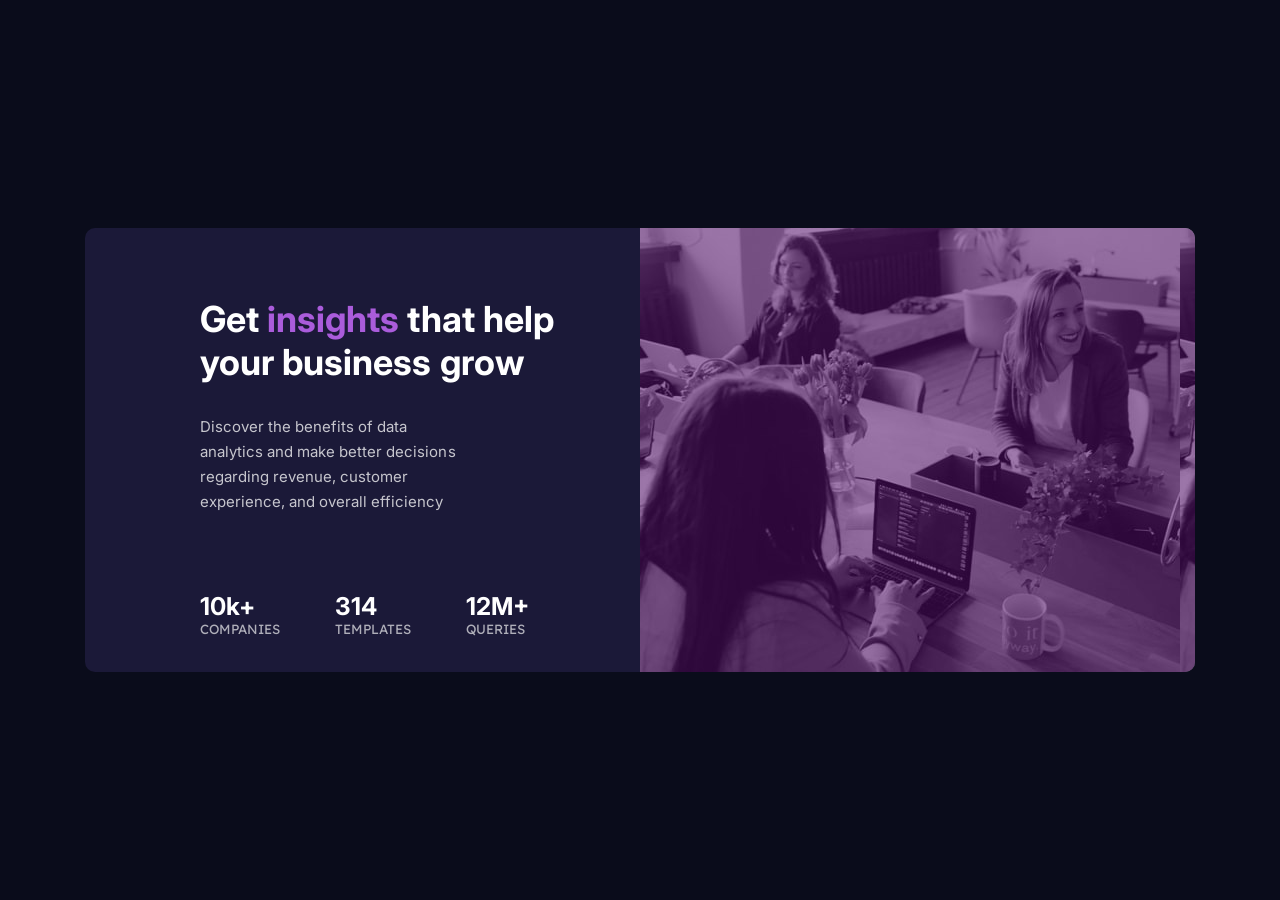
<file: index.html>
<!DOCTYPE html>
<html lang="en">

<head>
    <meta charset="UTF-8">
    <link rel="preconnect" href="https://fonts.googleapis.com">
    <link rel="preconnect" href="https://fonts.gstatic.com" crossorigin>
    <link href="https://fonts.googleapis.com/css2?family=Inter&family=Lexend+Deca&display=swap" rel="stylesheet">

    <link href="./styles/index.css" rel="stylesheet">
    <meta name="viewport" content="width=device-width, initial-scale=1.0">
    <title>Challenge 2</title>
</head>

<body>
    <article class="container">
       
            <section class="card">
                <div class="card__item-img-container">
                    <div class="card__filter-card"></div>
                    <div class="card__img"></div>
                </div>
                <div class="card__text-container">
                    <div class="card__title">Get <span class="card__title-purple">insights</span> that help your
                        business grow </div>
                    <div class="card__paragraph">
                        Discover the benefits of data analytics and make
                        better decisions regarding revenue, customer
                        experience, and overall efficiency</div>
                    <section class="stats">
                        <div class="stats__item1">
                            <div class="stats__item1-title stat-font--title">10k+</div>
                            <div class="stats__item1-description stat-font--description">COMPANIES</div>
                        </div>

                        <div class="stats__item2">
                            <div class="stats__item2-title stat-font--title">314</div>
                            <div class="stats__item2-description stat-font--description">TEMPLATES</div>
                        </div>
                        <div class="stats__item3">
                            <div class="stats__item3-title stat-font--title">12M+</div>
                            <div class="stats__item3-description stat-font--description">QUERIES</div>
                        </div>
                    </section>
                </div>
            </section>
    </article>

</body>

</html>
</file>
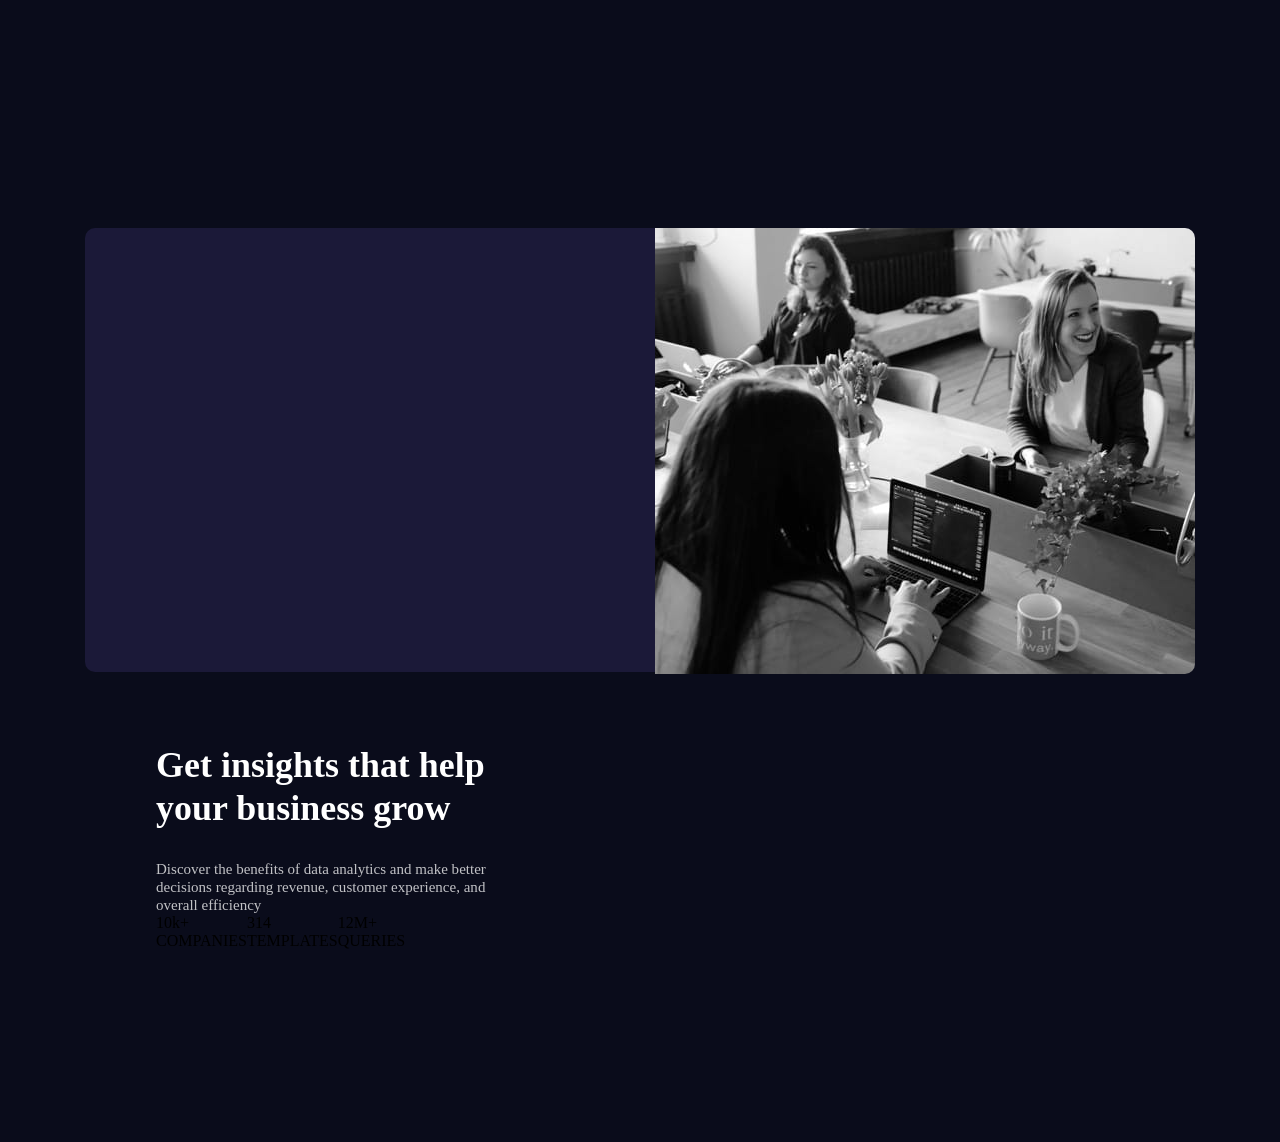
<file: Card-Component/index.html>
<!DOCTYPE html>
<html>
       
<head>
    <link href="/Card-Component/styles/index.css" rel="stylesheet">
        
    <title> Challenge 2</title>
    <meta charset="utf-8" />
        
</head>
    <body>
        <article class="container"> <!-- bloque -->

            <div class = "container__cards"> <!-- elemento -->
                <section class="card"> <!-- bloque -->
                    <div class="card__img-container">
                          <img class="card__img-container__desktop" src="styles/resources/image-header-desktop.jpg" alt="stylesheet"> 
                        </div> <!-- elemento (por ahora) -->
                    <section class="card__text">  <!--elemento -->
                            <div class="card__text__title"> Get insights that help your business grow </div>
                            <div class="card__text__paragraph"> Discover the benefits of data analytics and make
                                                                better decisions regarding revenue, customer 
                                                                experience, and overall efficiency</div>
                            
                        <section class="data"> <!-- bloque -->
                            <div class="data__text"> 
                                <section class="data__compaies">
                                    <div class="data__companies__title">10k+ </div>
                                    <div class="data__companies__paragraph"> COMPANIES</div>
                                </section>
                                <section class="data__templates">
                                    <div class="data__templates__title">314 </div>
                                    <div class="data__templates__paragraph">TEMPLATES </div>
                                </section>
                                <section class="data__queries">
                                    <div class="data__queries__title"> 12M+</div>
                                    <div class="data__queries__paragraph"> QUERIES</div>
                                </section>
                            </div>
                        </section>   
                    </section> 
                </section>
                         
            </div>
        </article>
    </body>
            
</html>
</file>
<file: styles/index.css>
* {
    margin: 0px;
    padding: 0px;
    box-sizing: border-box;
}

.container {
    display: flex;
    align-items: center;
    justify-content: center;

    width: 100%;
    min-height: 100vh;

    background-color: rgba(10, 12, 27, 1);

}

.card {
    display: flex;
    flex-direction: row-reverse;
    width: 100%;
    max-width: 1110px;
    height: 444px;

    background: #1B1938;
    border-radius: 10px;
}

.card__item-img-container {
    width: 50%;
    position: relative;
}

.card__filter-card {
    position: absolute;
    width: 100%;
    height: 100%;

    background: rgba(81, 11, 104, 0.55);
    border-radius: 0px 10px 10px 0px;
}

.card__img {

    width: 100%;
    height: 100%;

    background: url('../resources/image-header-desktop.jpg');
    border-radius: 0px 10px 10px 0px;
}

.card__text-container {

    display: flex;
    flex-direction: column;


    width: 50%;
    height: 312px;

    padding: 70px 71px 375px 115px;
}

.card__title {
    width: 384px;

    font-family: 'Inter', sans-serif;
    font-style: normal;
    font-weight: 700;
    font-size: 35.9px;
    line-height: 43px;
    letter-spacing: 0.001em;
    color: #FFFFFF;
}


.card__title-purple {
    color: rgba(170, 92, 219,1);
}

.card__paragraph {

    width: 258px;

    font-family: 'Inter', sans-serif;
    font-style: normal;
    font-weight: 400;
    font-size: 15px;
    line-height: 25px;
    letter-spacing: 0.001em;
    opacity: 75%;
    padding: 30px 0px 77px 0px;
    color: rgba(255, 255, 255);

}

.stats {
    display: flex;

    justify-content: space-between;
    margin-right: 40px;

}

.stat-font--title {
    font-family: 'Inter', sans-serif;
    font-style: normal;
    font-weight: 700;
    font-size: 24.5951px;
    line-height: 30px;
    color: #FFFFFF;
}

.stat-font--description {
    font-family: 'Lexend Deca', sans-serif;
    font-style: normal;
    font-weight: 400;
    font-size: 13.3327px;
    line-height: 17px;
    opacity: 65%;
    color: rgba(255, 255, 255);
}

@media screen and (max-width:1100px) {


   
    .card {
        flex-direction: column;
       height: auto;
         
        width: 100%;
        max-width: 400px;
    }
    .card__text-container {
        width: 100%;
        align-items: center;
        padding: 0px;
        height: auto;
        padding-bottom:1rem;
    }
    .card__item-img-container {
        width: 100%;
    }
    .card__filter-card {
        height: 240px;

        border-radius: 7px 7px 0px 0px;
    }

    .card__img {
        width: 100%;
        height: 240px;

        background: url('../resources/image-header-mobile.jpg');
        background-size: cover;
        border-radius: 7px 7px 0px 0px;


    }


    .card__title {
        width: 318px;
        font-size: 27.5611px;
        line-height: 33px;
        text-align: center;
        padding: 39px 35px 23px 36px;

    }

    .card__paragraph {

        padding-bottom: 43px;
        text-align: center;
        letter-spacing: 0.001em;
    }

    .stats {

        flex-direction: column;
        margin: 0px;

        text-align: center;
        gap: 27px;
    }
}
</file>
<file: Card-Component/styles/index.css>
* { 
    margin: 0;
    padding: 0;
    box-sizing: border-box;
}

body {
    display: flex;
    align-items: center;
    justify-content: center;
   
    min-height: 100vh;
    background: #0A0C1B;
  }

.card{


width: 1110px;
height: 444px;
left: 165px;
top: 178px;

/* (card background) */

background: #1B1938;
border-radius: 10px;
}
.card__img-container{
display: flex;
flex-direction: row-reverse;

}
.card__img-container__desktop{
    
border-radius: 0px 10px 10px 0px;

}

.card__text {
display: flex;
flex-direction: column;

padding: 70px 115px 192px 71px;
/* margin-right: 115px;
margin-left: 71px;
margin-top: 70px;
margin-bottom: 192px; */


}

.card__text__title{
    width: 382px;
    height: 86px;
    left: 73px;
    top: 70px;
    
    font-family: 'Inter';
    font-style: normal;
    font-weight: 700;
    font-size: 35.9px;
    line-height: 43px;
    letter-spacing: 0.001em;
    
    color: #FFFFFF;
}
.card__text__paragraph{
    width: 354px;

padding-top: 30px;

font-family: 'Inter';
font-style: normal;
font-weight: 400;
font-size: 15px;
line-height: 18px;
letter-spacing: 0.001em;

/* main paragraph */

color: rgba(255, 255, 255, 0.75);
}

.data {

display: flex;
align-items: flex-end;

 


}

.data__text{
    display: flex;
    justify-content:space-between;

}

.data__tit
</file>
